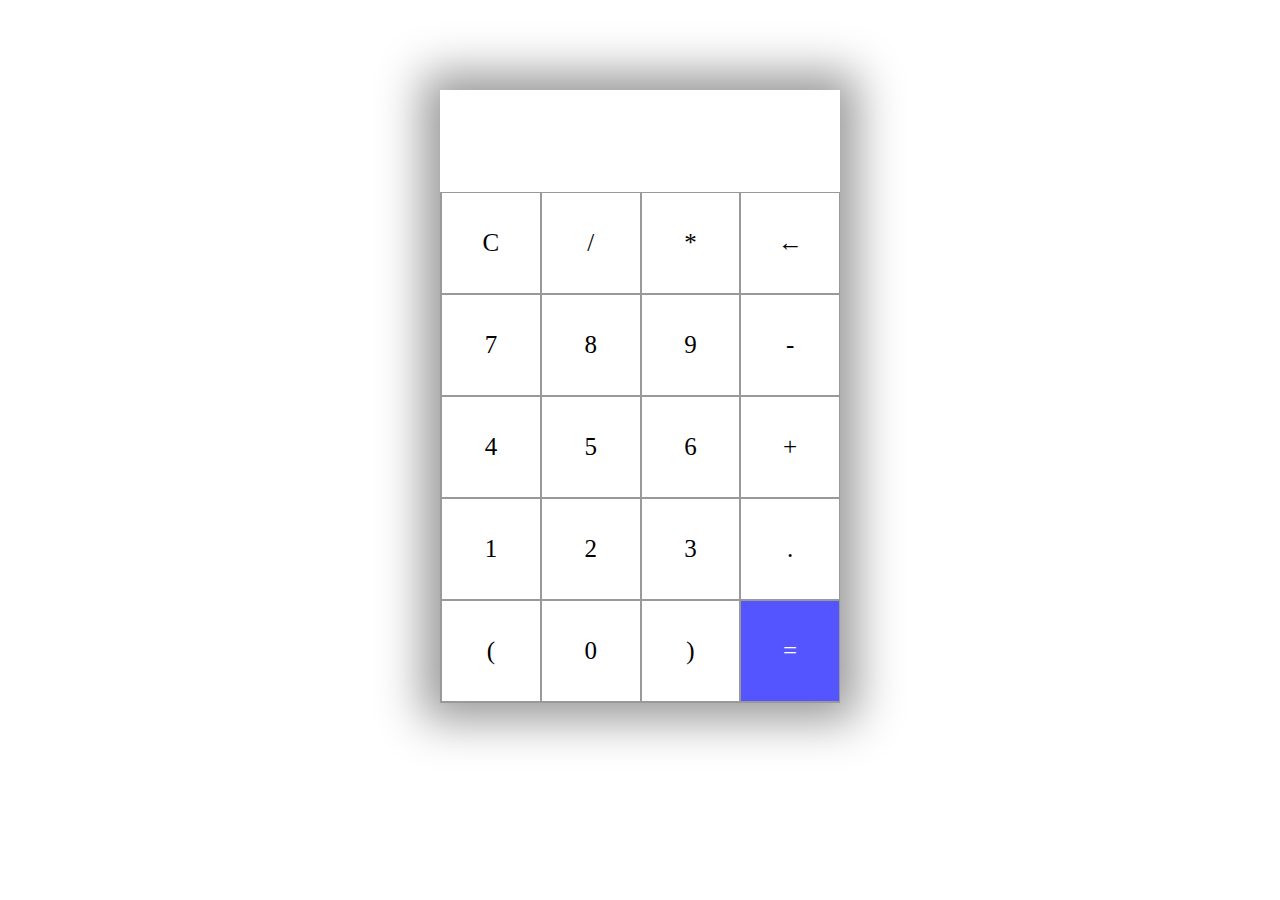
<file: calculator/index.html>
<html lang="en">
<head>
    <meta charset="UTF-8">
    <meta name="viewport" content="width=device-width, initial-scale=1.0">
    <title>My Calculator</title>
    <link rel="stylesheet" href="style.css">
</head>
<body>
    <section>
        <div class="container">
            <div id="display"></div>
            <div class="buttons">
                <div class="button">C</div>
                <div class="button">/</div>
                <div class="button">*</div>
                <div class="button">&larr;</div>
                <div class="button">7</div>
                <div class="button">8</div>
                <div class="button">9</div>
                <div class="button">-</div>
                <div class="button">4</div>
                <div class="button">5</div>
                <div class="button">6</div>
                <div class="button">+</div>
                <div class="button">1</div>
                <div class="button">2</div>
                <div class="button">3</div>
                <div class="button">.</div>
                <div class="button">(</div>
                <div class="button">0</div>
                <div class="button">)</div>
                <div id="equal" class="button">=</div>
            </div>
        </div>
    </section>
    <script src="index.js"></script>
</body>
</html>
</file>
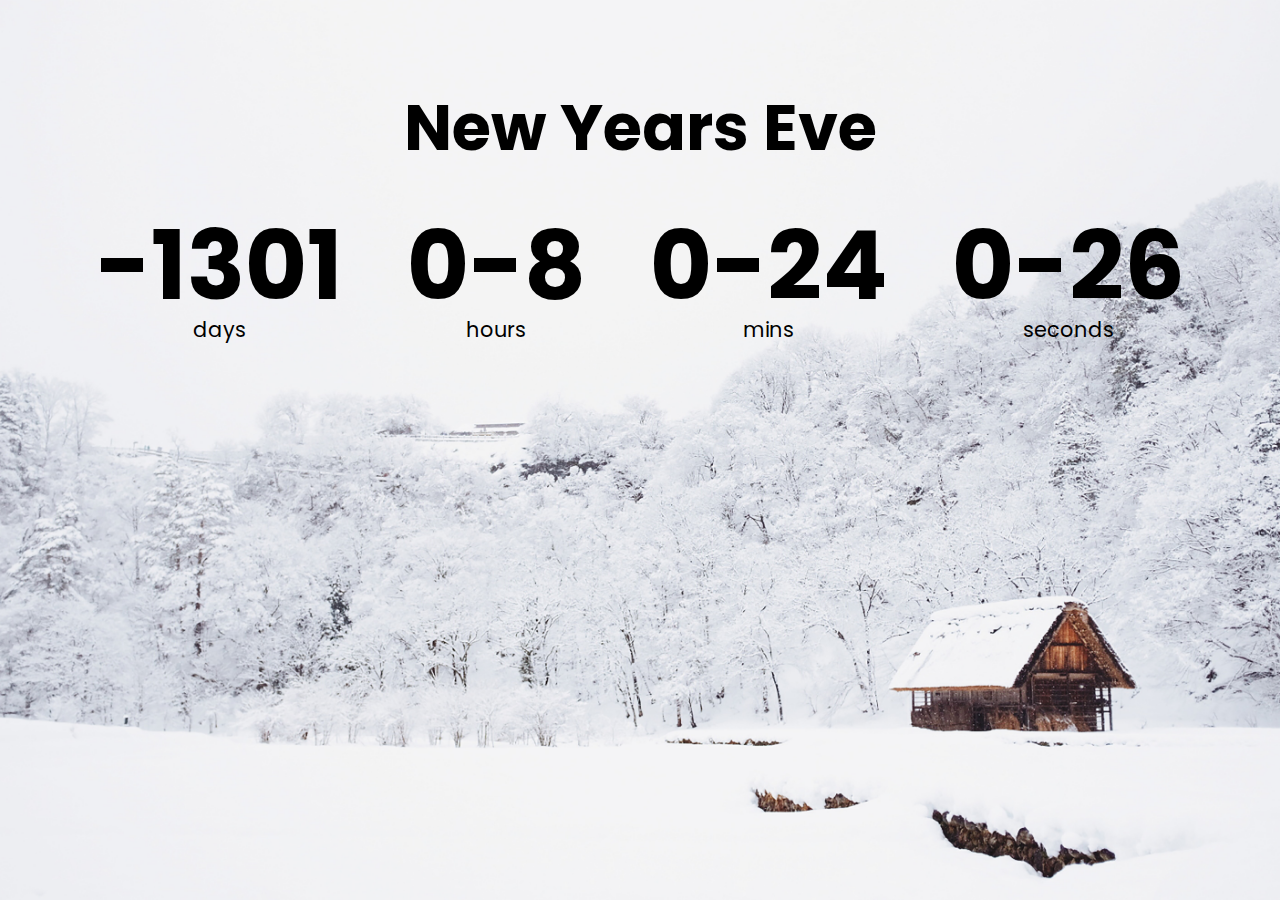
<file: countdown-timer/index.html>
<!DOCTYPE html>
<html lang="en">
<head>
    <meta charset="UTF-8">
    <meta http-equiv="X-UA-Compatible" content="IE=edge">
    <meta name="viewport" content="width=device-width, initial-scale=1.0">
    <title>CountDown Timer</title>
    <link rel="stylesheet" href="style.css">
    <script src="script.js" defer></script>
</head>
<body>
    <h1> New Years Eve</h1>
    <div class="countdown-container">
        <div class="countdown-el days-c">
            <p class="big-text" id="days">0</p>
            <span>days</span>
        </div>
        <div class="countdown-el hours-c">
            <p class="big-text" id="hours">0</p>
            <span>hours</span>
        </div>
        <div class="countdown-el mins-c">
            <p class="big-text" id="mins">0</p>
            <span>mins</span>
        </div>
        <div class="countdown-el seconds-c">
            <p class="big-text" id="seconds">0</p>
            <span>seconds</span>
        </div>






    </div> 
</body>
</html>
</file>
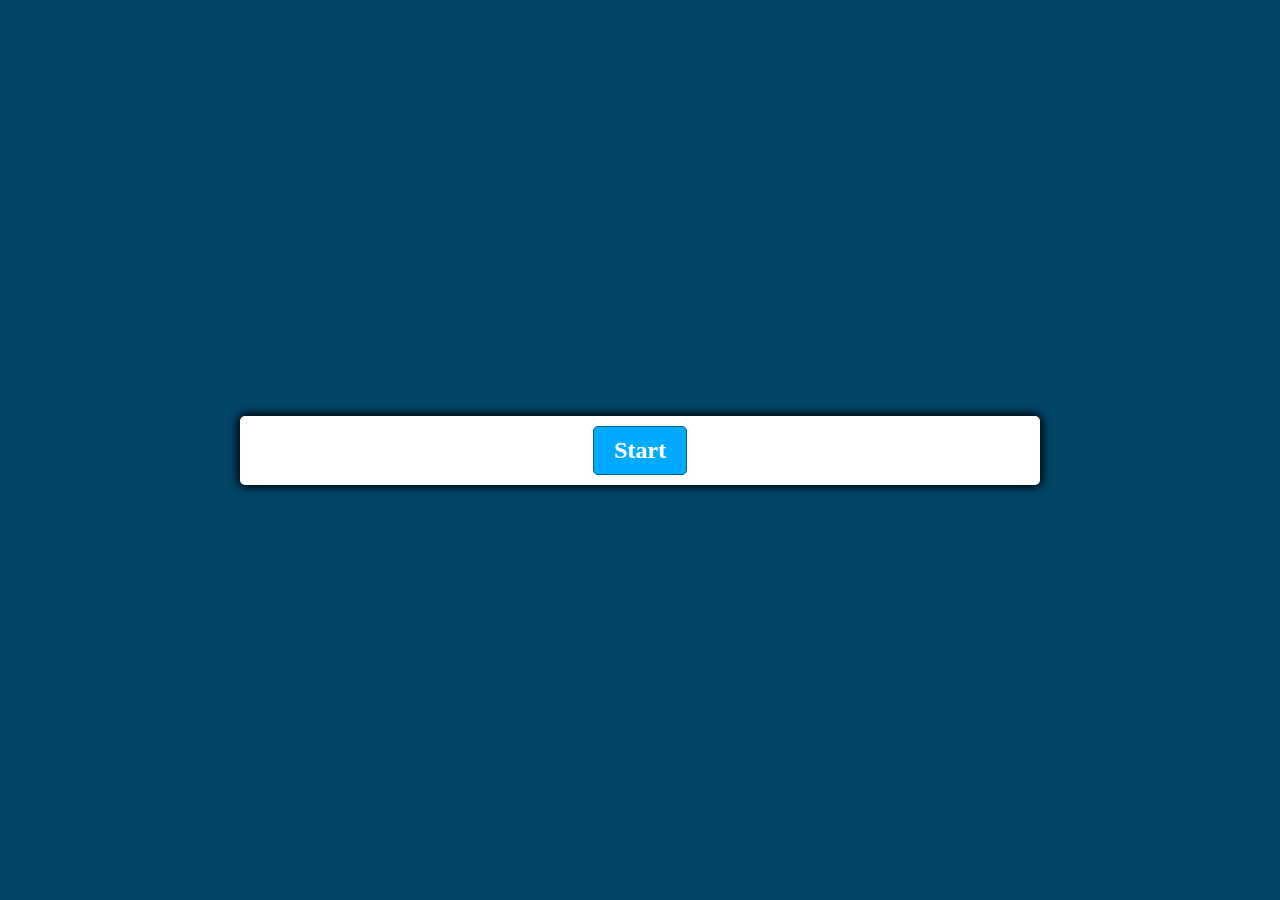
<file: quiz app/JavaScript-Quiz-App-master/index.html>
<!DOCTYPE html>
<html lang="en">
<head>
  <meta charset="UTF-8">
  <meta name="viewport" content="width=device-width, initial-scale=1.0">
  <meta http-equiv="X-UA-Compatible" content="ie=edge">
  <link href="styles.css" rel="stylesheet">
  <script defer src="script.js"></script>
  <title>Quiz App</title>
</head>
<body>
  <div class="container">
    <div id="question-container" class="hide">
      <div id="question">Question</div>
      <div id="answer-buttons" class="btn-grid">
        <button class="btn">Answer 1</button>
        <button class="btn">Answer 2</button>
        <button class="btn">Answer 3</button>
        <button class="btn">Answer 4</button>
      </div>
    </div>
    <div class="controls">
      <button id="start-btn" class="start-btn btn">Start</button>
      <button id="next-btn" class="next-btn btn hide">Next</button>
    </div>
  </div>
</body>
</html>
</file>
<file: calculator/style.css>
.container {
    max-width: 400px;
    margin: 10vh auto 0 auto;
    box-shadow: 0px 0px 43px 17px rgba(153,153,153,1);
}

#display {
    text-align: right;
    height: 70px;
    line-height: 70px;
    padding: 16px 8px;
    font-size: 25px;
}

.buttons {
    display: grid;
    border-bottom: 1px solid #999;
    border-left: 1px solid#999;
    grid-template-columns: 1fr 1fr 1fr 1fr;
}

.buttons > div {
    border-top: 1px solid #999;
    border-right: 1px solid#999;
}

.button {
    border: 0.5px solid #999;
    line-height: 100px;
    text-align: center;
    font-size: 25px;
    cursor: pointer;
}

#equal {
    background-color: rgb(85, 85, 255);
    color: white;
}

.button:hover {
    background-color: #323330;
    color: white;
    transition: 0.5s ease-in-out;
}
</file>
<file: countdown-timer/style.css>
@import url('https://fonts.googleapis.com/css2?family=Poppins:wght@200;400;600&display=swap');

*{
    box-sizing: border-box;
}
body{
    background-image: url('snow.jpg');
    font-family: 'Poppins', sans-serif;
    margin: 0;
    background-size: cover;
    background-position: center;
    min-height: 100vh;
    display: flex;
    flex-direction: column;
    align-items: center;
}

h1{
    font-size: 4rem;

    margin-top: 5rem;
}

.countdown-container {
    display: flex;
    flex-wrap: wrap;
    justify-content: center;
}

.big-text {
    font-size: 6rem;
    line-height: 1;
    margin: 0 2rem;
    font-weight: bold;
}

.countdown-el{
    text-align: center;
} 

.countdown-el span{
    font-size: 1.3rem;
}
</file>
<file: quiz app/JavaScript-Quiz-App-master/styles.css>
*, *::before, *::after {
  box-sizing: border-box;
  font-family: Gotham Rounded;
}

:root {
  --hue-neutral: 200;
  --hue-wrong: 0;
  --hue-correct: 145;
}

body {
  --hue: var(--hue-neutral);
  padding: 0;
  margin: 0;
  display: flex;
  width: 100vw;
  height: 100vh;
  justify-content: center;
  align-items: center;
  background-color: hsl(var(--hue), 100%, 20%);
}

body.correct {
  --hue: var(--hue-correct);
}

body.wrong {
  --hue: var(--hue-wrong);
}

.container {
  width: 800px;
  max-width: 80%;
  background-color: white;
  border-radius: 5px;
  padding: 10px;
  box-shadow: 0 0 10px 2px;
}

.btn-grid {
  display: grid;
  grid-template-columns: repeat(2, auto);
  gap: 10px;
  margin: 20px 0;
}

.btn {
  --hue: var(--hue-neutral);
  border: 1px solid hsl(var(--hue), 100%, 30%);
  background-color: hsl(var(--hue), 100%, 50%);
  border-radius: 5px;
  padding: 5px 10px;
  color: white;
  outline: none;
}

.btn:hover {
  border-color: black;
}

.btn.correct {
  --hue: var(--hue-correct);
  color: black;
}

.btn.wrong {
  --hue: var(--hue-wrong);
}

.start-btn, .next-btn {
  font-size: 1.5rem;
  font-weight: bold;
  padding: 10px 20px;
}

.controls {
  display: flex;
  justify-content: center;
  align-items: center;
}

.hide {
  display: none;
}
</file>
